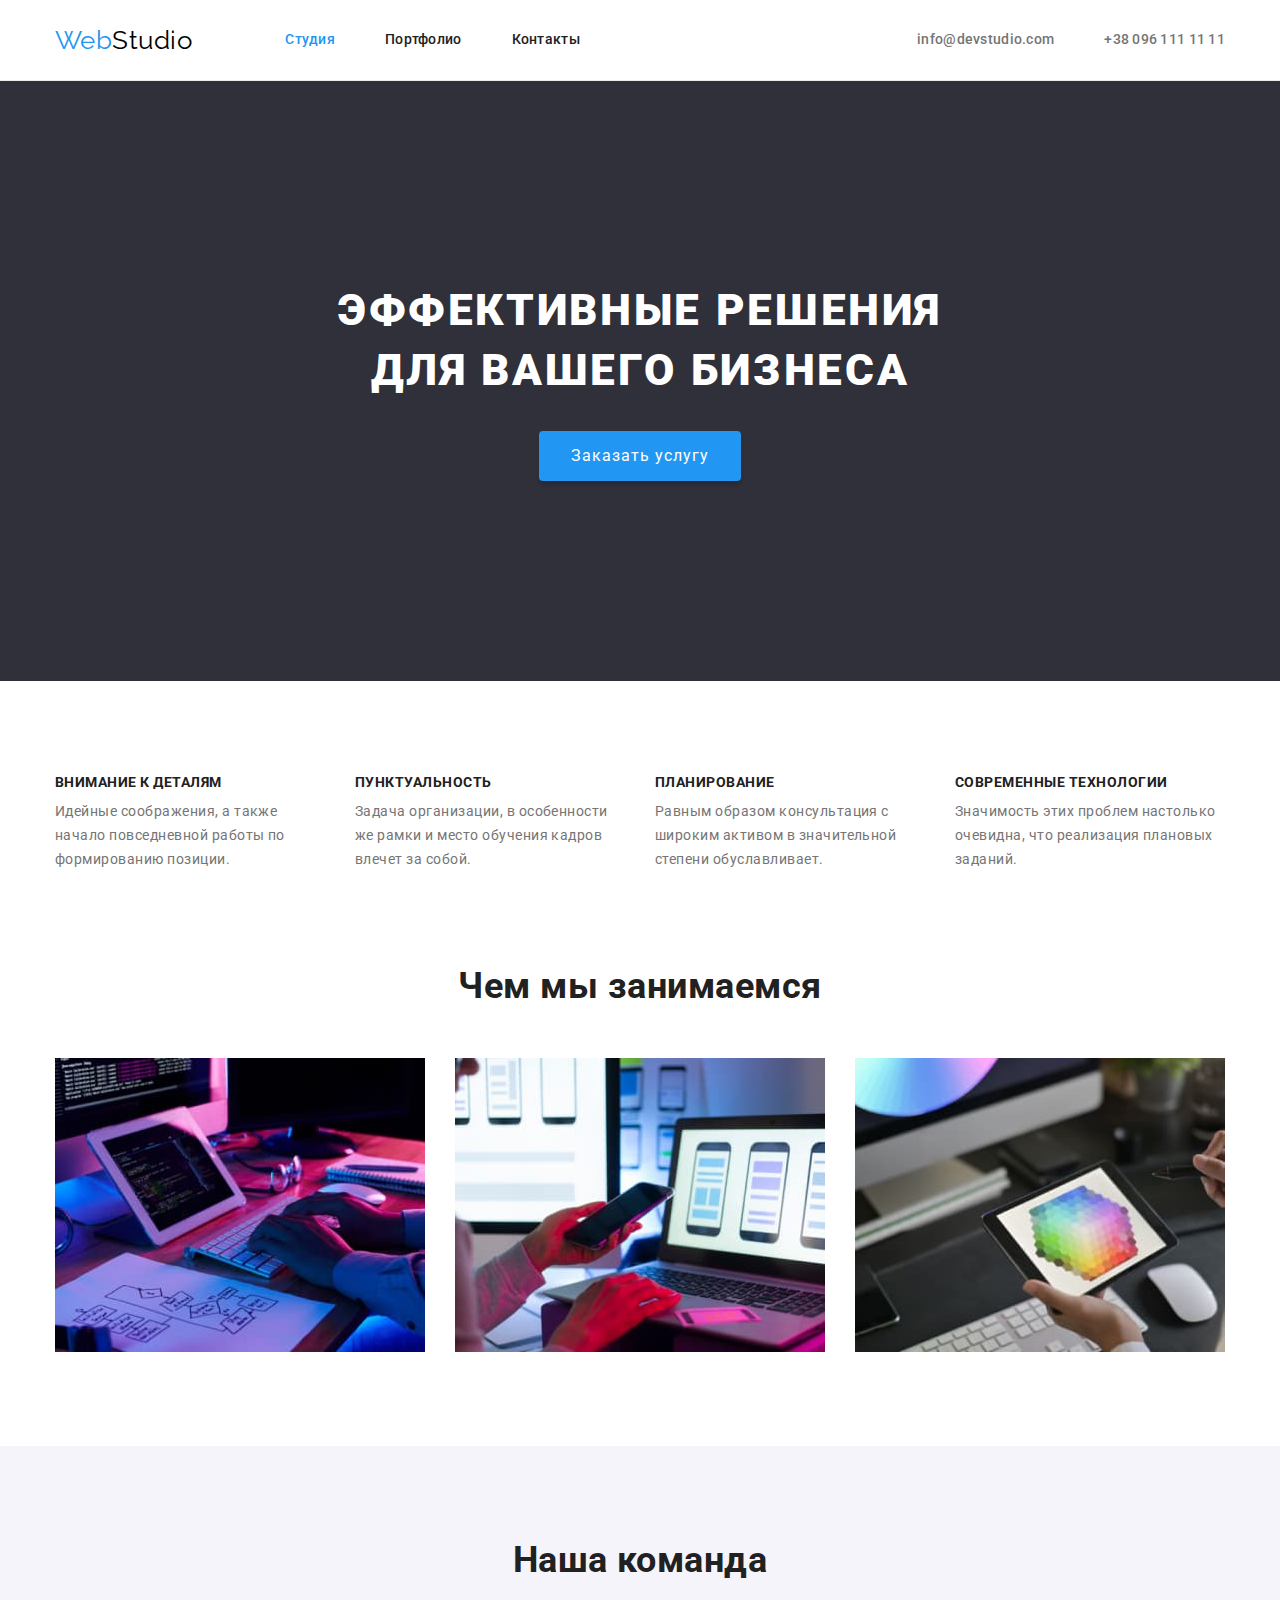
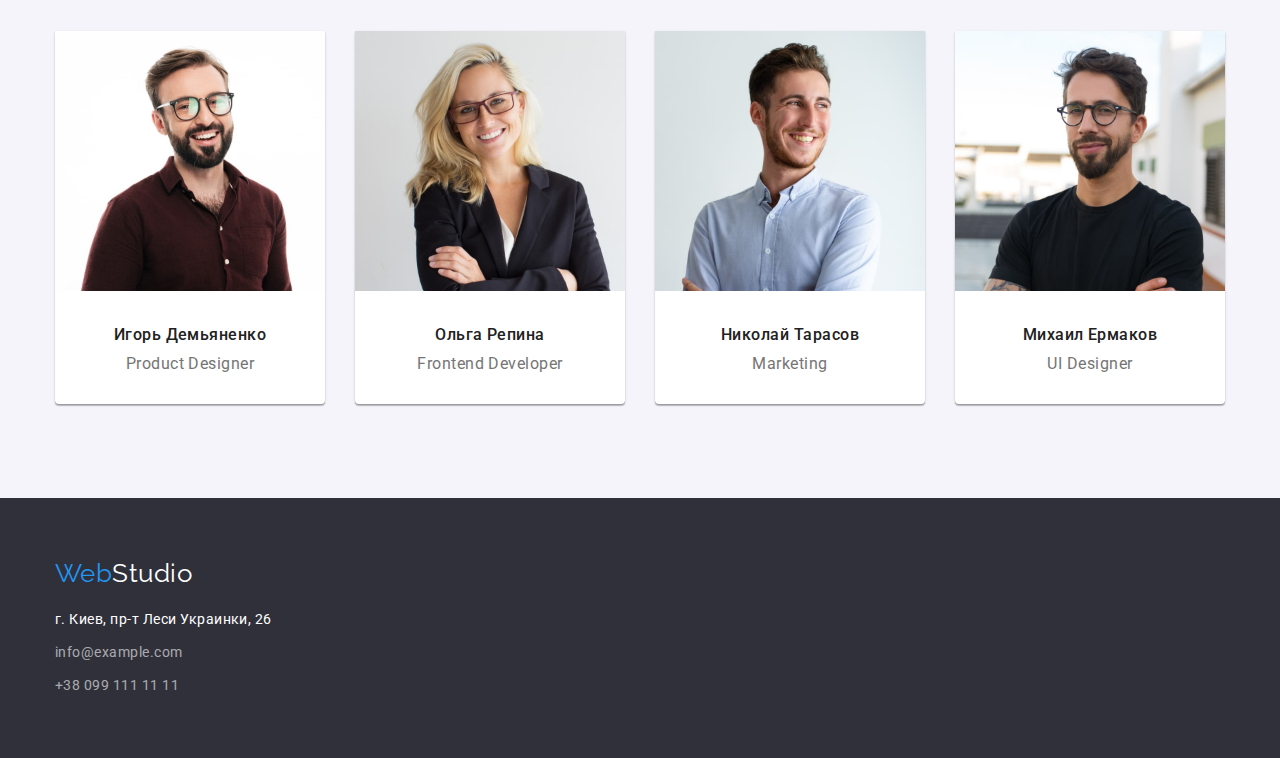
<file: index.html>
<!DOCTYPE html>
<html lang="ru">

<head>
    <meta charset="UTF-8">
    <meta http-equiv="X-UA-Compatible" content="IE=edge">
    <meta name="viewport" content="width=device-width, initial-scale=1.0">
    <title>main-page</title>
    <link href="https://fonts.googleapis.com/css2?family=Raleway:wght@700&family=Roboto:wght@400;500;700;900&display=swap"
        rel="stylesheet">
    <link rel="stylesheet" href="https://cdnjs.cloudflare.com/ajax/libs/modern-normalize/1.1.0/modern-normalize.min.css">
    <link rel="stylesheet" href="./css/styles.css">
</head>

<body class="body">
    <!--верхняя линия-->
    <header class="header">
        <div class="header-diiv container">
            <nav class="header-nav">
                <a href="./index.html" class="logo"><span class="first-logo">Web</span>Studio</a>
                <ul class="header-ul list">
                    <li class="item"><a href="./index.html" class="current-page">Студия</a></li>
                    <li class="item"><a href="./portfolio.html">Портфолио</a></li>
                    <li class="item"><a href="#">Контакты</a></li>
                </ul>
            </nav>
            <ul class="header-contact list">
                <li class="item"><a href="mailto:info@devstudio.com" class="">info@devstudio.com</a></li>
                <li class="item"><a href="tel:+380961111111">+38 096 111 11 11</a></li>
            </ul>
        </div>
    </header>
    <main class="main">
        <!-- герой -->
        <section class="section hero">
            <div class="container min-container">
                <h1 class="hero-title">Эффективные решения для вашего бизнеса</h1>
                <button type="button" class="button button-hero">Заказать услугу</button>
            </div>
        </section>
        <!-- Плюси роботи с фирмой текст-->
        <section class="section section-text">
            <div class="container">
                <h2 class="section-title invisible-title">Плюси роботи с фирмой</h2>
                <ul class="list text-ul">
                    <li class="text-li">
                        <h3 class="text-title">Внимание к деталям</h3>
                        <p class="text-text"> Идейные соображения, а также начало повседневной работы по формированию
                            позиции. </p>
                    </li>
                    <li class="text-li">
                        <h3 class="text-title">Пунктуальность</h3>
                        <p class="text-text">Задача организации, в особенности же рамки и место обучения кадров влечет
                            за собой.</p>
                    </li>
                    <li class="text-li">
                        <h3 class="text-title">Планирование</h3>
                        <p class="text-text">Равным образом консультация с широким активом в значительной степени
                            обуславливает.</p>
                    </li>
                    <li class="text-li">
                        <h3 class="text-title">Современные технологии</h3>
                        <p class="text-text">Значимость этих проблем настолько очевидна, что реализация плановых
                            заданий.</p>
                    </li>
                </ul>
            </div>
        </section>
        <!-- section-pictures-->
        <section class="section section-pictures">
            <div class="container">
                <h2 class="section-title pictures-title">Чем мы занимаемся</h2>
                <ul class="picture-ul list">
                    <li><img src="./images/code-structure.jpg" class="picture-img" calt="набор структури сайта" width="370"></li>
                    <li><img src="./images/telephone-adaptation.jpg" class="picture-img" calt="Адаптация для телефонов" width="370"></li>
                    <li><img src="./images/Color-palette.jpg" class="picture-img" calt="Разнообразная палитра" width="370"></li>
                </ul>
            </div>
        </section>
        <!-- section-people -->
        <section class="section section-people">
            <div class="container">
                <h2 class="section-title people-title">Наша команда</h2>
                <ul class="people-ul list">
                    <li class="people-frame">
                        <img src="./images/Product_Designer.jpg" class="foto" alt="Product Designer" width="270">
                        <h3 class="people-name">Игорь Демьяненко</h3>
                        <p class="people-position">Product Designer</p>
                    </li>
                    <li class="people-frame">
                        <img src="./images/Frontend_Developer.jpg" class="foto" alt="Frontend Developer" width="270">
                        <h3 class="people-name">Ольга Репина</h3>
                        <p class="people-position">Frontend Developer</p>
                    </li>
                    <li class="people-frame">
                        <img src="./images/Marketing.jpg" class="foto" alt="Marketing" width="270">
                        <h3 class="people-name">Николай Тарасов</h3>
                        <p class="people-position">Marketing</p>
                    </li>
                    <li class="people-frame"><img src="./images/ui_designer.jpg" class="foto" alt="UI Designer"
                            width="270">
                        <h3 class="people-name">Михаил Ермаков</h3>
                        <p class="people-position">UI Designer</p>
                    </li>
                </ul>
            </div>
        </section>
    </main>
    <footer class="footer">
        <div class="container">
            <address class="footer-address">
                <a href="./index.html" class="logo"><span class="first-logo">Web</span>Studio</a>
                <ul class="footer-ul list">
                    <li class="futer-li"><a href="https://goo.gl/maps/piqngm7oDQpEDh6u6" target="_blank"
                            rel="noopener nofollow noreferrer" class="map">г. Киев, пр-т Леси Украинки, 26</a></li>
                    <li class="futer-li"><a href="mailto:info@example.com" class="mail">info@example.com</a></li>
                    <li class="futer-li"><a href="tel:+380991111111" class="tel">+38 099 111 11 11</a></li>
                </ul>
            </address>
        </div>
    </footer>

</body>

</html>
</file>
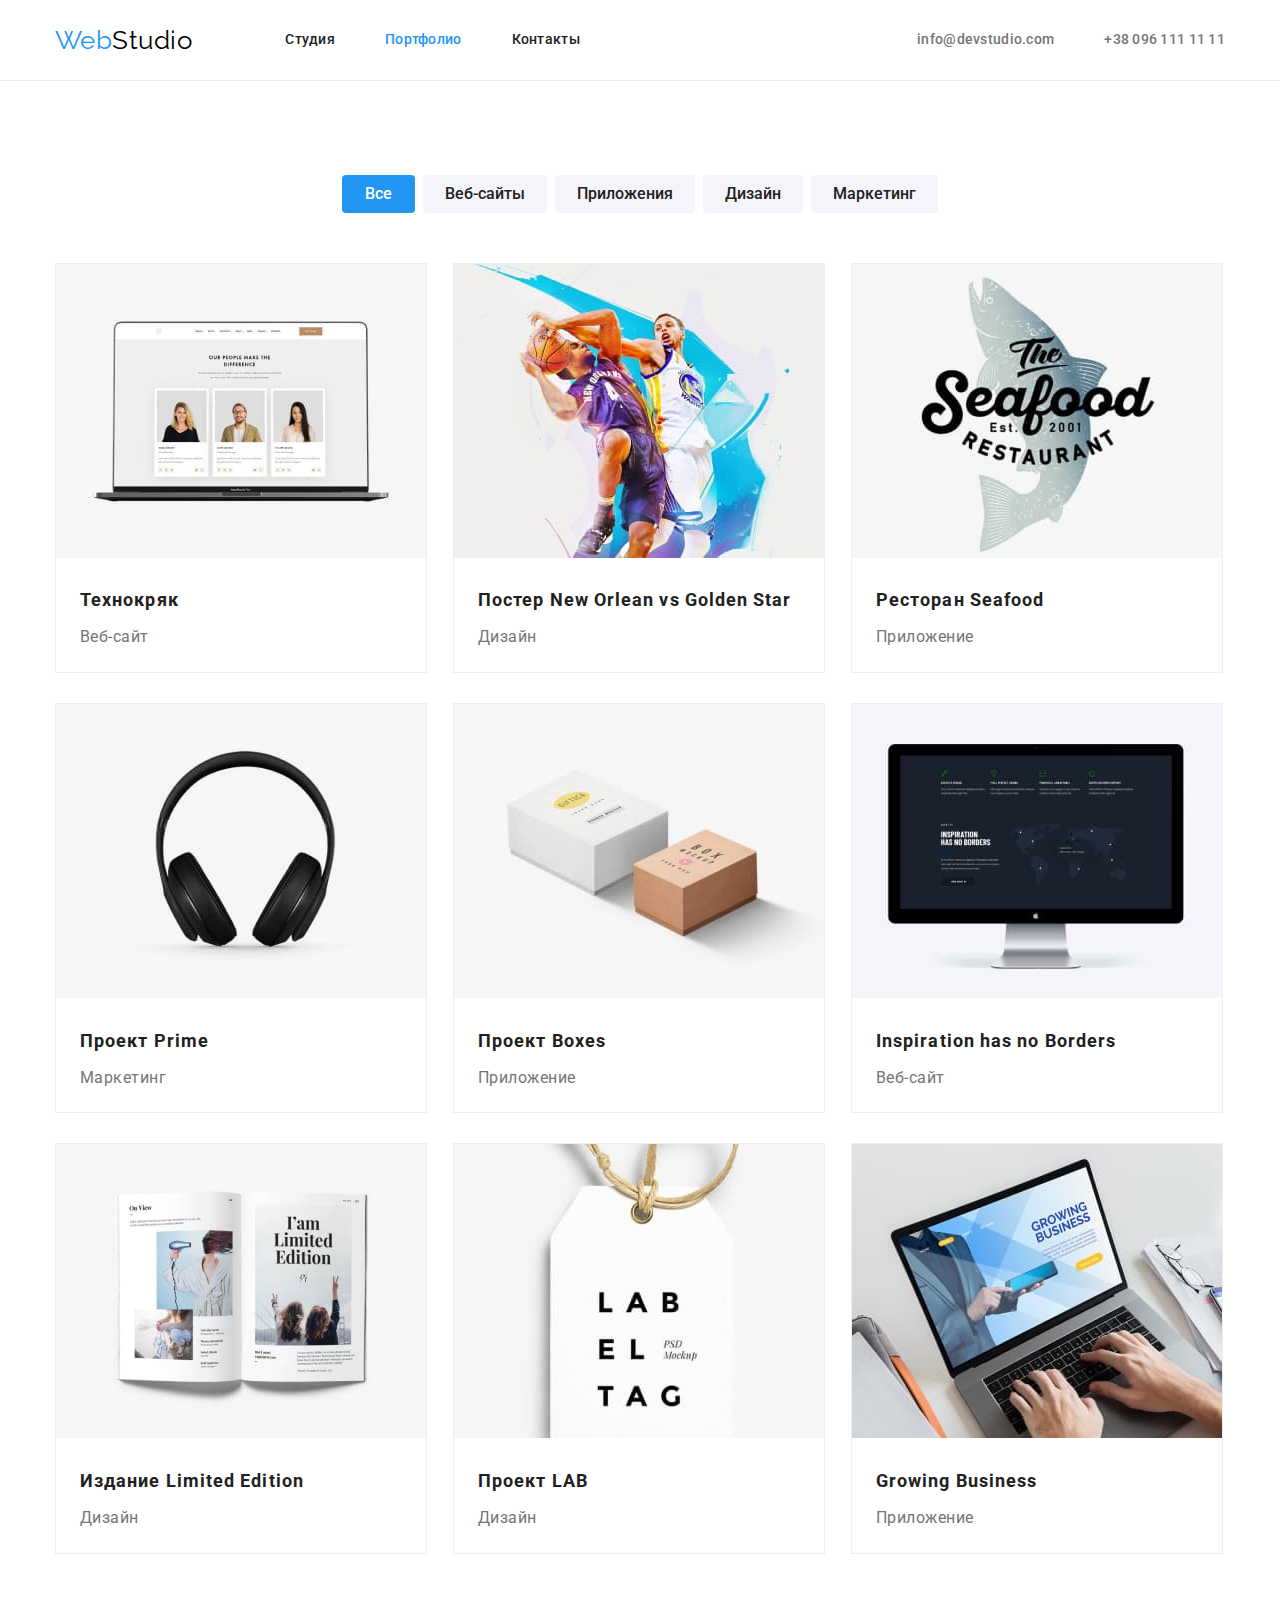
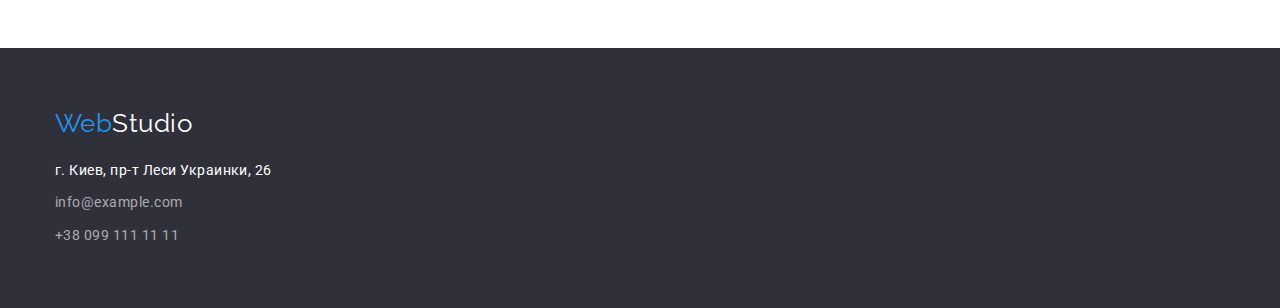
<file: portfolio.html>
<!DOCTYPE html>
<html lang="ru">

<head>
    <meta charset="UTF-8">
    <meta http-equiv="X-UA-Compatible" content="IE=edge">
    <meta name="viewport" content="width=device-width, initial-scale=1.0">
    <title>porfolio</title>
    <link
        href="https://fonts.googleapis.com/css2?family=Raleway:wght@700&family=Roboto:wght@400;500;700;900&display=swap"
        rel="stylesheet">
    <link rel="stylesheet" href="https://cdnjs.cloudflare.com/ajax/libs/modern-normalize/1.1.0/modern-normalize.min.css">
    <link rel="stylesheet" href="./css/styles.css">
</head>

<body class="body">
    <header class="header">
        <div class="header-diiv container">
            <nav class="header-nav">
                <a href="./index.html" class="logo"><span class="first-logo">Web</span>Studio</a>
                <ul class="header-ul list">
                    <li class="item"><a href="./index.html">Студия</a></li>
                    <li class="item"><a href="./portfolio.html" class="current-page">Портфолио</a></li>
                    <li class="item"><a href="#">Контакты</a></li>
                </ul>
            </nav>
            <ul class="header-contact list">
                <li class="item"><a href="mailto:info@devstudio.com" class="">info@devstudio.com</a></li>
                <li class="item"><a href="tel:+380961111111">+38 096 111 11 11</a></li>
            </ul>
        </div>
    </header>
    <main class="section porfolio-main">
        <h1 class="invisible-title">Porfolio</h1>
        <div class="container">
            <ul class="porfolio-btn list">
                <li class="btn-li"><button type="button" class="current-btn">Все</button></li>
                <li class="btn-li"><button type="button">Веб-сайты</button></li>
                <li class="btn-li"><button type="button">Приложения</button></li>
                <li class="btn-li"><button type="button">Дизайн</button></li>
                <li class="btn-li"><button type="button">Маркетинг</button></li>
            </ul>
            <ul class="work-list list">
                <li class="partfolio-li"><a href="#"> 
                    <img src="./images/Веб-сайт01.jpg" alt="Веб-сайт" width="370">
                    <h2 class="work-tatle">Технокряк</h2>
                    <p class="work-text">Веб-сайт</p>
                    </a>
                </li>
                <li class="partfolio-li"> <a href="#"><img src="./images/Дизайн01.jpg" alt="Дизайн" width="370">
                    <h2 class="work-tatle">Постер New Orlean vs Golden Star</h2>
                    <p class="work-text">Дизайн</p>
                    </a>
                </li>
                <li class="partfolio-li"> <a href="#"><img src="./images/Приложение01.jpg" alt="Приложение" width="370">
                    <h2 class="work-tatle">Ресторан Seafood</h2>
                    <p class="work-text">Приложение</p>
                    </a>
                </li>
                <li class="partfolio-li"> <a href="#"><img src="./images/Маркетинг.jpg" alt="Маркетинг" width="370">
                    <h2 class="work-tatle">Проект Prime</h2>
                    <p class="work-text">Маркетинг</p>
                    </a>
                </li>
                <li class="partfolio-li"> <a href="#"><img src="./images/Приложение1.jpg" alt="Приложение" width="370">
                    <h2 class="work-tatle">Проект Boxes</h2>
                    <p class="work-text">Приложение</p>
                    </a>
                </li>
                <li class="partfolio-li"> <a href="#"><img src="./images/Веб-сайт.jpg" alt="Веб-сайт" width="370">
                    <h2 class="work-tatle">Inspiration has no Borders</h2>
                    <p class="work-text">Веб-сайт</p>
                    </a>
                </li>
                <li class="partfolio-li"><a href="#"><img src="./images/Дизайн1.jpg" alt="Дизайн" width="370">
                    <h2 class="work-tatle">Издание Limited Edition</h2>
                    <p class="work-text">Дизайн</p>
                    </a>
                </li>
                <li class="partfolio-li"><a href="#"><img src="./images/Дизайн2.jpg" alt="Дизайн" width="370">
                    <h2 class="work-tatle">Проект LAB</h2>
                    <p class="work-text">Дизайн</p>
                    </a>
                </li>
                <li class="partfolio-li"><a href="#"><img src="./images/Приложение2.jpg" alt="Приложение" width="370">
                    <h2 class="work-tatle">Growing Business</h2>
                    <p class="work-text">Приложение</p>
                    </a>
                </li>
            </ul>
        </div>
    </main>
    <footer class="footer">
        <div class="container">
            <address class="footer-address">
                <a href="./index.html" class="logo"><span class="first-logo">Web</span>Studio</a>
                <ul class="footer-ul list">
                    <li class="futer-li"><a href="https://goo.gl/maps/piqngm7oDQpEDh6u6" target="_blank"
                            rel="noopener nofollow noreferrer" class="map">г. Киев, пр-т Леси Украинки, 26</a></li>
                    <li class="futer-li"><a href="mailto:info@example.com" class="mail">info@example.com</a></li>
                    <li class="futer-li"><a href="tel:+380991111111" class="tel">+38 099 111 11 11</a></li>
                </ul>
            </address>
        </div>
    </footer>
</body>

</html>
</file>
<file: css/styles.css>
:root {
    --title-text-color: #212121;
    --background-color: #ffffff;
    --primary-text-color: #757575;
    --portfolio-border: #EEEEEE;
    --accent-color: #2196f3;
    --nav-text-color: #000000;
    --secondary-zone-color: #f5f4fa;
    --transparent-white: rgba(255, 255, 255, 0.6);
    --primarly-zone-color: #2f303a;
    --people-background-color: #E5E5E5;
    --heder-border: #ECECEC;
}
/* --- */
html {
    box-sizing: border-box;
}

*,
*::before,
*::after {
    box-sizing: inherit;
}


body {
    color: var(--primary-text-color);
    background-color: var(--background-color);
    font-family: Roboto, sans-serif;
    letter-spacing: 0.03em;
}

.list {
    margin: 0;
    padding: 0;
    list-style: none;
}

h1,
h2,
h3,
h4,
h5,
h6,
p,
ul {
    margin-top: 0;
    margin-bottom: 0;
}

.container {
    margin-left: auto;
    margin-right: auto;
    width: 1200px;
    padding-left: 15px;
    padding-right: 15px;
    /* outline: 2px solid tomato; */
}

/*header*/
.header {
    background-color: var(--header-background-color);
    border-bottom: 1px solid var(--heder-border);
}

.header a {
    text-decoration: none;
}

.section {
    padding-top: 94px;
    padding-bottom: 94px;
}

/* header-div */
.header-diiv {
    display: flex;
}

/* header-nav */

.header-nav {
    align-items: center;
    display: flex;
}

/*logo*/
.header-nav .logo {
    margin-right: 93px;
}

.logo {
    font-family: Raleway;
    font-size: 26px;
    line-height: 1.19;
    color: var(--nav-text-color);
}

.first-logo {
    color: var(--accent-color);
}

.header-ul {
    display: flex;
    
}

.header-ul .item+.item {
    margin-left: 50px;
}

.header-ul a {
    /* Падинг Пробивает родителей */
    display: block;
    padding-top: 32px;
    padding-bottom: 32px;

    color: var(--title-text-color);
    font-weight: 500;
    font-size: 14px;
    line-height: 1.14;
    letter-spacing: 0.02em;
}

.header-ul a:hover,
.header-ul a:focus {
    color: var(--accent-color);
}

.header-ul .current-page {
    color: var(--accent-color);
}

.header-contact {
    display: flex;
    margin-left: auto;
}

.header-contact .item+.item {
    margin-left: 50px;
}

.header-contact a {
    display: block;
    padding-top: 32px;
    padding-bottom: 32px;

    color: var(--primary-text-color);
    font-weight: 500;
    font-size: 14px;
    line-height: 1.14;
    letter-spacing: 0.02em;
}

.header-contact a:hover,
.header-contact a:focus {
    color: var(--accent-color);
}

/*main*/
.section-title {
    margin-top: 0;
    margin-bottom: 0;

    color: var(--title-text-color);
    font-size: 36px;
    line-height: 1.16;
    text-align: center;
}

.invisible-title {
    position: absolute;
    width: 1px;
    height: 1px;
    margin: -1px;
    border: 0;
    padding: 0;
    white-space: nowrap;
    clip-path: inset(100%);
    clip: rect(0 0 0 0);
    overflow: hidden;
}

/*hero*/
.hero {
    padding-top: 200px;
    padding-bottom: 200px;
    background-color: var(--primarly-zone-color);
    align-items: center;
    text-align: center;
    align-items: center;
}

.hero-title {
    width: 696px;
    margin: auto;
    margin-bottom: 30px;

    color: var(--background-color);
    font-weight: 900;
    font-size: 44px;
    line-height: 1.36;
    letter-spacing: 0.06em;
    text-transform: uppercase;
}

.button-hero {
    margin-bottom: 0;
    border: none;

    padding: 10px 32px;
    min-width: 73px;
    text-align: center;
    font-family: inherit;
    font-size: 16px;
    line-height: 1.87;
    letter-spacing: 0.06em;
    color: var(--background-color);
    background-color: var(--accent-color);
    box-shadow: 0px 4px 4px rgba(0, 0, 0, 0.15);
    border-radius: 4px;
    cursor: pointer;
}

.button-hero:hover,
.button-hero:focus {
    color: var(--title-text-color)
}

/*section-text*/
.text-ul {
    display: flex;
}

.text-li {
    width: 270px;
}

.text-ul .text-li+.text-li {
    margin-left: 30px;
}

.text-title {
    margin-bottom: 10px;
    color: var(--title-text-color);
    font-size: 14px;
    line-height: 1.14;
    text-transform: uppercase;
}

.text-text {
    margin-bottom: 0;
    font-size: 14px;
    line-height: 1.7;
}

/* section-pictures */
.section-pictures {
    padding-top: 0;
}

.picture-ul {
    display: block;
    display: flex;
    justify-content: space-between;
    margin-bottom: 0;
}
.picture-img{
    display: block;
}
.pictures-title {
    margin-bottom: 50px;
}

/*section-people*/
.section-people {
    background: var(--secondary-zone-color);
    text-align: center;
}

.people-ul {
    display: flex;

}

.people-ul .people-frame+.people-frame {
    margin-left: 30px;
}

.people-title {
    margin-bottom: 50px;
}

.people-frame {

    background: var(--background-color);
    box-shadow: 0px 1px 3px rgba(0, 0, 0, 0.12), 0px 1px 1px rgba(0, 0, 0, 0.14), 0px 2px 1px rgba(0, 0, 0, 0.2);
    border-radius: 0px 0px 4px 4px;
}

.foto {
    margin-bottom: 30px;
}

.people-name {
    margin-bottom: 10px;
    color: var(--title-text-color);
    font-weight: 500;
    font-size: 16px;
    line-height: 1.18;
}

.people-position {
    padding-bottom: 30px;
    font-size: 16px;
    line-height: 1.18;
}

/*footer*/
.footer {
    padding-top: 60px;
    padding-bottom: 60px;
    background-color: var(--primarly-zone-color);
}

.footer-address>.logo {
    display: block;
    margin-bottom: 20px;
}

.footer-address a {
    text-decoration: none;
    color: var(--background-color);
    font-style: normal;
}

.footer-ul .futer-li+.futer-li {

    margin-top: 9px;
}

.footer-ul a {
    font-size: 14px;
    line-height: 1.7;
}

.footer-ul .mail,
.footer-ul .tel {
    color: rgba(255, 255, 255, 0.6);
}

.footer-ul .mail:hover,
.footer-ul .tel:hover,
.footer-ul .mail:focus,
.footer-ul .tel:focus {
    color: var(--accent-color);
}

/* portfolio */

.porfolio-btn {
    display: flex;
    justify-content: center;

    margin-top: 0;
    margin-bottom: 50px;
}

.porfolio-btn button {
    padding: 6px 22px;

    border-radius: 4px;
    min-width: 73px;
    background: var(--secondary-zone-color);
    text-align: center;
    border: none;

    font-weight: 500;
    font-size: 16px;
    line-height: 1.62;
    color: var(--title-text-color);
    cursor: pointer;
}

.porfolio-btn .btn-li+.btn-li {
    margin-left: 8px;
}

.porfolio-btn button:hover,
.porfolio-btn button:focus {
    color: var(--background-color);
    background: var(--accent-color);
    box-shadow: 0px 3px 1px rgba(0, 0, 0, 0.1), 0px 1px 2px rgba(0, 0, 0, 0.08), 0px 2px 2px rgba(0, 0, 0, 0.12);
}

.porfolio-btn .current-btn {
    color: var(--background-color);
    background: var(--accent-color);
}

/* portfolio */
/*  work-list */

.work-list {
    display: flex;
    flex-wrap: wrap;
}
.work-list a {
    text-decoration: none;
}

.work-list li {
    /* box-sizing: border-box;     */
    background: var(--background-color);
    border: 1px solid var(--portfolio-border);
    /* width: calc((100%-60px)/3);  */
    margin-bottom: 30px;
    margin-right: 26px;
}

.partfolio-li:nth-child(3n) {
    margin-right: 0;
}

.partfolio-li:nth-last-child(-n+3) {
    margin-bottom: 0;
}

.work-tatle {
    font-size: 18px;
    line-height: 2;
    letter-spacing: 0.06em;
    color: var(--title-text-color);
    padding: 20px 24px 0px;
    margin-bottom: 4px;
}  

.work-text {
        padding: 0px 24px 20px;


    font-weight: 400;
    font-size: 16px;
    line-height: 1.87;
    
    color: var(--primary-text-color);
}
</file>
